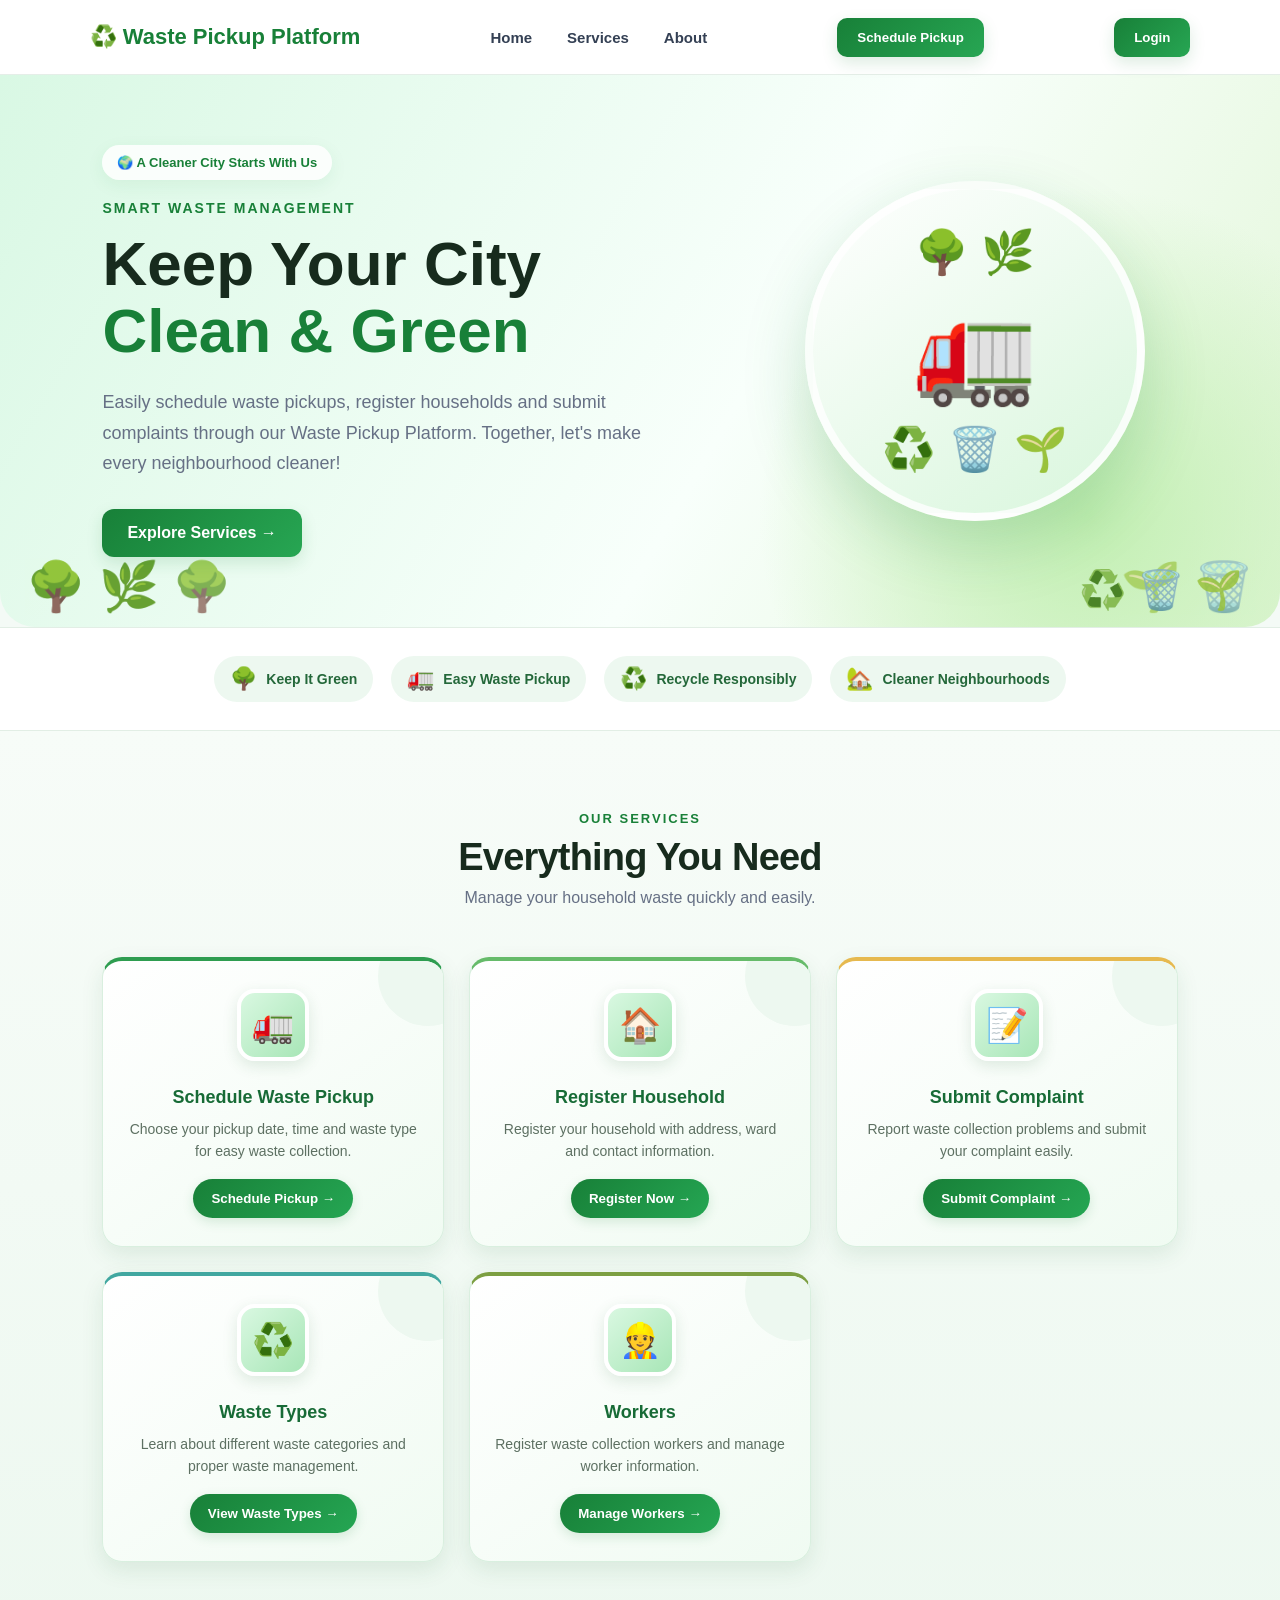
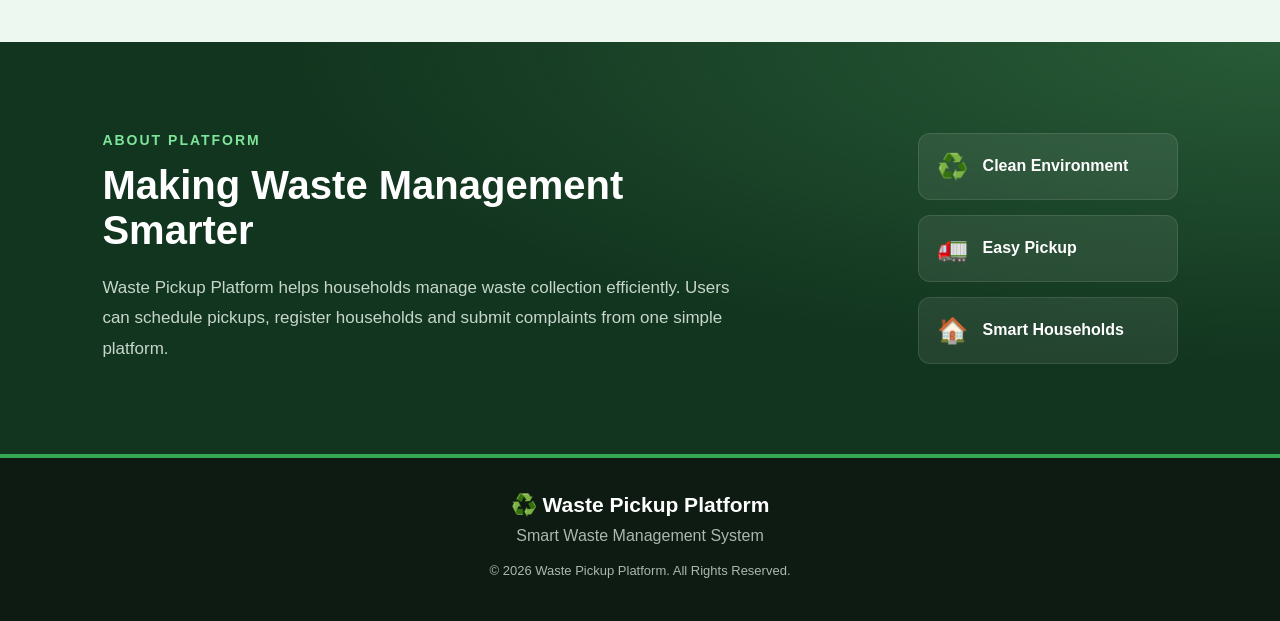
<file: frontend/index.html>
<!DOCTYPE html>
<html lang="en">
<head>
    <meta charset="UTF-8">
    <meta name="viewport" content="width=device-width, initial-scale=1.0">
    <title>Waste Pickup Platform | Clean & Green City</title>
    <link rel="stylesheet" href="style.css">

    <style>
        /* Enhanced homepage design */
        .hero {
            position: relative;
            isolation: isolate;
            min-height: 500px;
            gap: 35px;
            background:
                radial-gradient(circle at 85% 80%, #c2efb2, transparent 28%),
                linear-gradient(120deg, #d9f8e4, #f8fffb 58%, #e2f6d8);
        }

        .hero-content {
            position: relative;
            z-index: 2;
        }

        .hero h1 {
            font-size: clamp(38px, 5vw, 62px);
        }

        .hero-image {
            position: relative;
            flex-shrink: 0;
            width: min(340px, 35vw);
            height: 340px;
            margin-right: 3%;
            border: 8px solid rgba(255,255,255,.8);
            background: linear-gradient(145deg, #ffffff, #d8f6dc);
            box-shadow: 0 25px 65px rgba(24,128,56,.2);
            font-size: 76px;
            display: flex;
            flex-direction: column;
            gap: 8px;
            animation: floatGreen 4s ease-in-out infinite;
        }

        .hero-image .truck-art {
            font-size: 100px;
            line-height: 1.3;
        }

        .hero-image .nature-art {
            font-size: 43px;
        }

        .hero-decor {
            position: absolute;
            z-index: -1;
            font-size: 48px;
            opacity: .65;
            pointer-events: none;
        }

        .hero-tree-left {
            left: 2%;
            bottom: 12px;
        }

        .hero-tree-right {
            right: 2%;
            bottom: 12px;
        }

        .green-note {
            display: inline-flex;
            align-items: center;
            gap: 8px;
            padding: 10px 15px;
            margin-bottom: 20px;
            border-radius: 30px;
            background: #ffffffd9;
            color: #188038;
            font-size: 13px;
            font-weight: 700;
            box-shadow: 0 5px 18px #18803812;
        }

        .services {
            background: linear-gradient(180deg, #f7fcf8, #edf8f0);
        }

        .service-card {
            border-top: 4px solid #39a85a;
        }

        .service-card:nth-child(2) {
            border-top-color: #66bb6a;
        }

        .service-card:nth-child(3) {
            border-top-color: #e6b94f;
        }

        .service-card:nth-child(4) {
            border-top-color: #41a7a0;
        }

        .service-card:nth-child(5) {
            border-top-color: #7c9f42;
        }

        .card-icon {
            background: linear-gradient(135deg, #e3f9e8, #c8f0d1);
        }

        .service-card button,
        .main-btn,
        .header-btn,
        .form-btn {
            background: linear-gradient(135deg, #188038, #27a653);
        }

        .service-card button:hover,
        .main-btn:hover,
        .header-btn:hover,
        .form-btn:hover {
            background: #11652b;
        }

        .eco-strip {
            display: flex;
            flex-wrap: wrap;
            justify-content: center;
            gap: 18px;
            padding: 28px 20px;
            background: #ffffff;
            border-top: 1px solid #e2eee5;
            border-bottom: 1px solid #e2eee5;
        }

        .eco-item {
            display: flex;
            align-items: center;
            gap: 9px;
            padding: 10px 16px;
            border-radius: 30px;
            background: #edf8f0;
            color: #24683a;
            font-weight: 700;
            font-size: 14px;
        }

        .eco-item span {
            font-size: 22px;
        }

        .about {
            background:
                radial-gradient(ellipse at top right, #285b37, transparent 55%),
                #12351f;
        }

        footer {
            border-top: 4px solid #35a853;
        }

        @keyframes floatGreen {
            0%, 100% { transform: translateY(0); }
            50% { transform: translateY(-9px); }
        }

        @media (max-width: 850px) {
            .hero {
                text-align: center;
                flex-direction: column;
                padding: 55px 6% 75px;
            }

            .hero-image {
                width: 230px;
                height: 230px;
                margin: 20px 0 0;
                font-size: 55px;
            }

            .hero-image .truck-art {
                font-size: 72px;
            }

            .hero-image .nature-art {
                font-size: 32px;
            }

            .hero-tree-left,
            .hero-tree-right {
                font-size: 28px;
            }

            .eco-strip {
                gap: 10px;
            }
        }

        @media (prefers-reduced-motion: reduce) {
            .hero-image {
                animation: none;
            }
        }
    </style>
</head>

<body>

    <!-- HEADER -->
    <header class="header">
        <div class="logo">♻️ Waste Pickup Platform</div>

        <nav>
            <a href="#" onclick="showHome(); return false;">Home</a>
            <a href="#services">Services</a>
            <a href="#about">About</a>
        </nav>

        <button class="header-btn" onclick="showSection('scheduleSection')">
            Schedule Pickup
        </button>
        
        <button class="header-btn" onclick="window.location.href='login.html'">
            Login
         </button>

    </header>

    <!-- HERO SECTION -->
    <section class="hero">
        <span class="hero-decor hero-tree-left">🌳 🌿</span>
        <span class="hero-decor hero-tree-right">🌱 🗑️</span>

        <div class="hero-content">
            <div class="green-note">🌍 A Cleaner City Starts With Us</div>

            <p class="small-title">SMART WASTE MANAGEMENT</p>

            <h1>
                Keep Your City
                <span>Clean & Green</span>
            </h1>

            <p>
                Easily schedule waste pickups, register households
                and submit complaints through our Waste Pickup Platform.
                Together, let's make every neighbourhood cleaner!
            </p>

            <button class="main-btn" onclick="scrollToServices()">
                Explore Services →
            </button>
        </div>

        <div class="hero-image" aria-label="Eco-friendly waste collection illustration">
            <div class="nature-art">🌳 🌿</div>
            <div class="truck-art">🚛</div>
            <div class="nature-art">♻️ 🗑️ 🌱</div>
        </div>
    </section>

    <!-- ECO STRIP -->
    <section class="eco-strip" aria-label="Environmental benefits">
        <div class="eco-item"><span>🌳</span> Keep It Green</div>
        <div class="eco-item"><span>🚛</span> Easy Waste Pickup</div>
        <div class="eco-item"><span>♻️</span> Recycle Responsibly</div>
        <div class="eco-item"><span>🏡</span> Cleaner Neighbourhoods</div>
    </section>

    <!-- SERVICES -->
    <section class="services" id="services">
        <div class="section-heading">
            <p>OUR SERVICES</p>
            <h2>Everything You Need</h2>
            <span>Manage your household waste quickly and easily.</span>
        </div>

        <div class="cards">
            <div class="service-card schedule-card">
                <div class="card-icon">🚛</div>
                <h3>Schedule Waste Pickup</h3>
                <p>Choose your pickup date, time and waste type for easy waste collection.</p>
                <button onclick="showSection('scheduleSection')">Schedule Pickup →</button>
            </div>

            <div class="service-card household-card">
                <div class="card-icon">🏠</div>
                <h3>Register Household</h3>
                <p>Register your household with address, ward and contact information.</p>
                <button onclick="showSection('householdSection')">Register Now →</button>
            </div>

            <div class="service-card complaint-card">
                <div class="card-icon">📝</div>
                <h3>Submit Complaint</h3>
                <p>Report waste collection problems and submit your complaint easily.</p>
                <button onclick="showSection('complaintSection')">Submit Complaint →</button>
            </div>

            <div class="service-card waste-card">
                <div class="card-icon">♻️</div>
                <h3>Waste Types</h3>
                <p>Learn about different waste categories and proper waste management.</p>
                <button onclick="showSection('wasteSection')">View Waste Types →</button>
            </div>

            <div class="service-card worker-card">
                <div class="card-icon">👷</div>
                <h3>Workers</h3>
                <p>Register waste collection workers and manage worker information.</p>
                <button onclick="window.location.href='worker.html'">Manage Workers →</button>
            </div>
        </div>
    </section>

    <!-- SCHEDULE FORM -->
    <section class="form-section" id="scheduleSection">
        <div class="form-box">
            <button class="close-btn" onclick="closeSections()">✕</button>
            <div class="form-icon">🚛</div>
            <h2>Schedule Waste Pickup</h2>
            <p class="form-description">Enter your pickup details below.</p>

            <input type="text" id="pickupHousehold" placeholder="Household Name">

            <select id="wasteType">
                <option value="">Select Waste Type</option>
                <option value="Wet Waste">Wet Waste</option>
                <option value="Dry Waste">Dry Waste</option>
                <option value="Plastic Waste">Plastic Waste</option>
                <option value="Electronic Waste">Electronic Waste</option>
            </select>

            <input type="date" id="pickupDate">
            <input type="time" id="pickupTime">

            <button class="form-btn" onclick="schedulePickup()">Schedule Pickup</button>
        </div>
    </section>

    <!-- HOUSEHOLD FORM -->
    <section class="form-section" id="householdSection">
        <div class="form-box">
            <button class="close-btn" onclick="closeSections()">✕</button>
            <div class="form-icon">🏠</div>
            <h2>Register Household</h2>
            <p class="form-description">Enter household details to register.</p>

            <input type="text" id="householdName" placeholder="Household Name">
            <input type="text" id="address" placeholder="Address">
            <input type="text" id="ward" placeholder="Ward">
            <input type="text" id="phone" placeholder="Phone Number">

            <button id="registerBtn" class="form-btn">Register Household</button>
        </div>
    </section>

    <!-- COMPLAINT FORM -->
    <section class="form-section" id="complaintSection">
        <div class="form-box">
            <button class="close-btn" onclick="closeSections()">✕</button>
            <div class="form-icon">📝</div>
            <h2>Submit Complaint</h2>
            <p class="form-description">Tell us about your waste collection problem.</p>

            <input type="text" id="complaintHousehold" placeholder="Household Name">
            <textarea id="complaint" placeholder="Enter your complaint"></textarea>

            <button id="complaintBtn" class="form-btn">Submit Complaint</button>
        </div>
    </section>

    <!-- WASTE TYPES -->
    <section class="form-section" id="wasteSection">
        <div class="form-box waste-box">
            <button class="close-btn" onclick="closeSections()">✕</button>
            <div class="form-icon">♻️</div>
            <h2>Waste Types</h2>
            <p class="form-description">Different types of waste should be separated properly.</p>

            <div class="waste-list">
                <div class="waste-item">
                    <span>🥦</span>
                    <div><strong>Wet Waste</strong><small>Food and organic waste</small></div>
                </div>
                <div class="waste-item">
                    <span>📦</span>
                    <div><strong>Dry Waste</strong><small>Paper, cardboard and other dry materials</small></div>
                </div>
                <div class="waste-item">
                    <span>🧴</span>
                    <div><strong>Plastic Waste</strong><small>Plastic bottles and containers</small></div>
                </div>
                <div class="waste-item">
                    <span>💻</span>
                    <div><strong>Electronic Waste</strong><small>Old electronic devices</small></div>
                </div>
            </div>
        </div>
    </section>

    <!-- ABOUT -->
    <section class="about" id="about">
        <div>
            <p class="small-title">ABOUT PLATFORM</p>
            <h2>Making Waste Management Smarter</h2>
            <p>
                Waste Pickup Platform helps households manage waste collection
                efficiently. Users can schedule pickups, register households
                and submit complaints from one simple platform.
            </p>
        </div>

        <div class="about-box">
            <div><strong>♻️</strong><span>Clean Environment</span></div>
            <div><strong>🚛</strong><span>Easy Pickup</span></div>
            <div><strong>🏠</strong><span>Smart Households</span></div>
        </div>
    </section>

    <!-- FOOTER -->
    <footer>
        <div class="footer-logo">♻️ Waste Pickup Platform</div>
        <p>Smart Waste Management System</p>
        <p class="copyright">© 2026 Waste Pickup Platform. All Rights Reserved.</p>
    </footer>

    <!-- EXISTING JAVASCRIPT -->
    <script src="script.js"></script>

    <!-- PAGE UI JAVASCRIPT -->
    <script>
        function showSection(sectionId) {
            closeSections();

            const section = document.getElementById(sectionId);
            if (section) {
                section.style.display = "flex";
                section.scrollIntoView({
                    behavior: "smooth",
                    block: "center"
                });
            }
        }

        function closeSections() {
            document.querySelectorAll(".form-section").forEach(section => {
                section.style.display = "none";
            });
        }

        function showHome() {
            closeSections();
            window.scrollTo({ top: 0, behavior: "smooth" });
        }

        function scrollToServices() {
            document.getElementById("services").scrollIntoView({
                behavior: "smooth"
            });
        }
    </script>
</body>
</html>
</file>
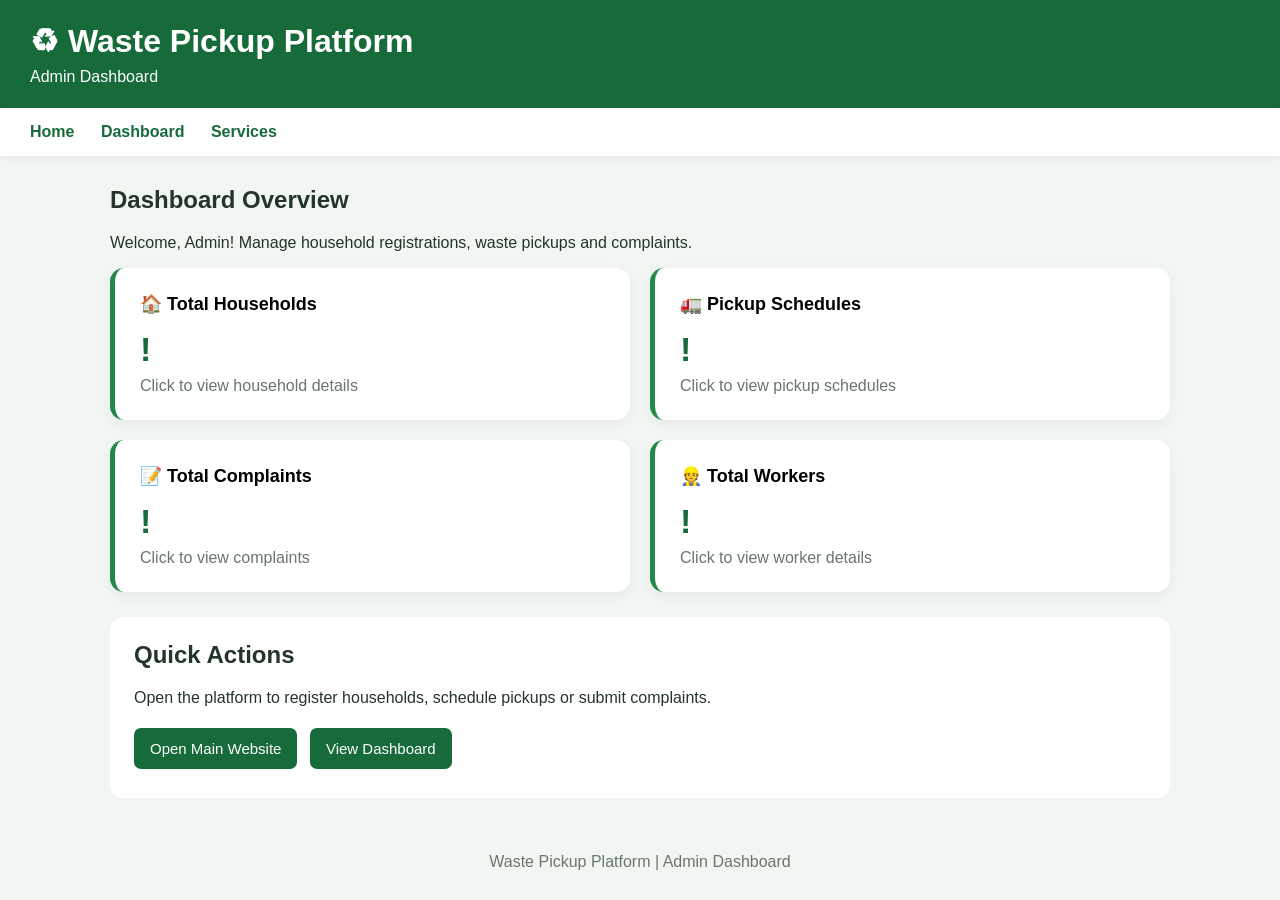
<file: frontend/admin.html>
<!DOCTYPE html>
<html lang="en">
<head>
<meta charset="UTF-8">
<meta name="viewport" content="width=device-width, initial-scale=1.0">
<title>Admin Dashboard - Waste Pickup Platform</title>

<style>
* { box-sizing: border-box; }

body {
    margin: 0;
    font-family: Arial, sans-serif;
    background: #f2f6f3;
    color: #24352a;
}

header {
    background: #176b3a;
    color: white;
    padding: 22px 30px;
}

header h1 { margin: 0 0 8px; }
header p { margin: 0; }

nav {
    background: white;
    padding: 15px 30px;
    box-shadow: 0 2px 6px #00000010;
}

nav a {
    color: #176b3a;
    text-decoration: none;
    font-weight: bold;
    margin-right: 22px;
}

main {
    max-width: 1100px;
    margin: 30px auto;
    padding: 0 20px;
}

.cards {
    display: grid;
    grid-template-columns: repeat(2, minmax(0, 1fr));
    gap: 20px;
}

.card {
    background: white;
    padding: 25px;
    border-radius: 14px;
    box-shadow: 0 4px 14px #0000000d;
    border: none;
    border-left: 5px solid #23864b;
    text-align: left;
    font: inherit;
    cursor: pointer;
    width: 100%;
}

.card:hover, .card:focus-visible {
    box-shadow: 0 5px 18px #176b3a30;
    outline: 2px solid #23864b;
}

.card h2 {
    font-size: 18px;
    margin: 0 0 15px;
}

.number {
    font-size: 34px;
    font-weight: bold;
    color: #176b3a;
}

.description {
    color: #68766c;
    margin-top: 8px;
}

.section {
    background: white;
    margin-top: 25px;
    padding: 24px;
    border-radius: 14px;
}

.section h2 { margin-top: 0; }

.action, .refresh {
    display: inline-block;
    margin: 5px 8px 5px 0;
    padding: 12px 16px;
    background: #176b3a;
    color: white;
    text-decoration: none;
    border: none;
    border-radius: 7px;
    cursor: pointer;
    font-size: 15px;
}

.detail-panel {
    display: none;
    margin-top: 25px;
    padding: 24px;
    background: white;
    border-radius: 14px;
    box-shadow: 0 4px 14px #0000000d;
}

.table-wrap { overflow-x: auto; }

table {
    width: 100%;
    border-collapse: collapse;
    min-width: 500px;
}

th, td {
    padding: 12px;
    text-align: left;
    border-bottom: 1px solid #e0e6e1;
}

th { background: #e5f2e9; }

footer {
    text-align: center;
    padding: 25px;
    color: #68766c;
}

@media (max-width: 600px) {
    .cards { grid-template-columns: 1fr; }
    header { padding: 20px; }
    nav a { display: inline-block; margin: 5px 12px 5px 0; }
}
</style>
</head>

<body>

<header>
    <h1>♻ Waste Pickup Platform</h1>
    <p>Admin Dashboard</p>
</header>

<nav>
    <a href="index.html">Home</a>
    <a href="#overview">Dashboard</a>
    <a href="#services">Services</a>
</nav>

<main>
    <section id="overview">
        <h2>Dashboard Overview</h2>
        <p>Welcome, Admin! Manage household registrations, waste pickups and complaints.</p>

        <div class="cards">
            <button class="card" data-type="households">
                <h2>🏠 Total Households</h2>
                <div class="number" id="householdCount">--</div>
                <div class="description">Click to view household details</div>
            </button>

            <button class="card" data-type="pickups">
                <h2>🚛 Pickup Schedules</h2>
                <div class="number" id="pickupCount">--</div>
                <div class="description">Click to view pickup schedules</div>
            </button>

            <button class="card" data-type="complaints">
                <h2>📝 Total Complaints</h2>
                <div class="number" id="complaintCount">--</div>
                <div class="description">Click to view complaints</div>
            </button>

            <button class="card" data-type="workers">
                <h2>👷 Total Workers</h2>
                <div class="number" id="workerCount">--</div>
                <div class="description">Click to view worker details</div>
            </button>
        </div>
    </section>

    <section class="detail-panel" id="detailPanel">
        <h2 id="detailTitle">Details</h2>
        <button class="refresh" id="refreshDetails">↻ Refresh Data</button>
        <div id="detailContent">Loading...</div>
    </section>

    <section class="section" id="services">
        <h2>Quick Actions</h2>
        <p>Open the platform to register households, schedule pickups or submit complaints.</p>
        <a class="action" href="index.html">Open Main Website</a>
        <a class="action" href="#overview">View Dashboard</a>
    </section>
</main>

<footer>Waste Pickup Platform | Admin Dashboard</footer>

<script>
const API = "http://localhost:5000/api";

const resources = {
    households: {
        url: "/households",
        countId: "householdCount",
        title: "🏠 Household Details",
        fields: [
            ["name", "Household Name"],
            ["address", "Address"],
            ["ward", "Ward"],
            ["phone", "Phone"]
        ]
    },
    pickups: {
        url: "/pickups",
        countId: "pickupCount",
        title: "🚛 Pickup Schedules",
        fields: [
            ["household.name", "Household"],
            ["household.address", "Address"],
            ["household.ward", "Ward"],
            ["pickupDate", "Pickup Date"],
            ["status", "Status"]
        ]
    },
    complaints: {
        url: "/complaints",
        countId: "complaintCount",
        title: "📝 Complaint Details",
        fields: [
            ["household.name", "Household"],
            ["complaint", "Complaint"],
            ["status", "Status"]
        ]
    },
    workers: {
        url: "/workers",
        countId: "workerCount",
        title: "👷 Worker Details",
        fields: [
            ["name", "Worker Name"],
            ["phone", "Phone"],
            ["ward", "Ward"]
        ]
    }
};

let cachedData = {};
let currentType = null;

function getValue(object, path) {
    const value = path.split(".").reduce(
        (item, key) => item == null ? undefined : item[key],
        object
    );

    if (value === undefined || value === null || value === "") {
        return "";
    }

    if (path === "pickupDate") {
        const date = new Date(value);
        return isNaN(date.getTime()) ? String(value) : date.toLocaleString();
    }

    if (typeof value === "object") {
        return JSON.stringify(value);
    }

    return String(value);
}

async function fetchData(type) {
    const response = await fetch(API + resources[type].url);

    if (!response.ok) {
        throw new Error("API request failed: " + response.status);
    }

    const data = await response.json();

    if (Array.isArray(data)) return data;

    const possibleKey = type;
    if (data && Array.isArray(data[possibleKey])) {
        return data[possibleKey];
    }

    throw new Error("Unexpected API response");
}

async function loadCount(type) {
    const config = resources[type];
    const countElement = document.getElementById(config.countId);

    try {
        const data = await fetchData(type);
        cachedData[type] = data;
        countElement.textContent = data.length;
    } catch (error) {
        countElement.textContent = "!";
        console.error("Could not load " + type, error);
    }
}

function renderTable(type, data) {
    const config = resources[type];
    const content = document.getElementById("detailContent");
    content.replaceChildren();

    if (!data.length) {
        content.textContent = "No records found.";
        return;
    }

    const wrapper = document.createElement("div");
    wrapper.className = "table-wrap";

    const table = document.createElement("table");
    const thead = document.createElement("thead");
    const headerRow = document.createElement("tr");

    config.fields.forEach(([key, label]) => {
        const th = document.createElement("th");
        th.textContent = label;
        headerRow.appendChild(th);
    });

    thead.appendChild(headerRow);
    table.appendChild(thead);

    const tbody = document.createElement("tbody");

    data.forEach(item => {
        const row = document.createElement("tr");

        config.fields.forEach(([key]) => {
            const cell = document.createElement("td");
            cell.textContent = getValue(item, key);
            row.appendChild(cell);
        });

        tbody.appendChild(row);
    });

    table.appendChild(tbody);
    wrapper.appendChild(table);
    content.appendChild(wrapper);
}

async function showDetails(type) {
    currentType = type;

    const panel = document.getElementById("detailPanel");
    const title = document.getElementById("detailTitle");
    const content = document.getElementById("detailContent");

    title.textContent = resources[type].title;
    panel.style.display = "block";
    content.textContent = "Loading details...";

    panel.scrollIntoView({ behavior: "smooth", block: "start" });

    try {
        const data = await fetchData(type);
        cachedData[type] = data;
        document.getElementById(resources[type].countId).textContent = data.length;
        renderTable(type, data);
    } catch (error) {
        content.textContent =
            "Could not load details. Check that the backend is running and this API route is available.";
        console.error(error);
    }
}

document.querySelectorAll(".card").forEach(card => {
    card.addEventListener("click", () => showDetails(card.dataset.type));
});

document.getElementById("refreshDetails").addEventListener("click", async () => {
    for (const type of Object.keys(resources)) {
        await loadCount(type);
    }

    if (currentType) {
        await showDetails(currentType);
    }
});

async function loadAllCounts() {
    for (const type of Object.keys(resources)) {
        await loadCount(type);
    }
}

loadAllCounts();
</script>

</body>
</html>
</file>
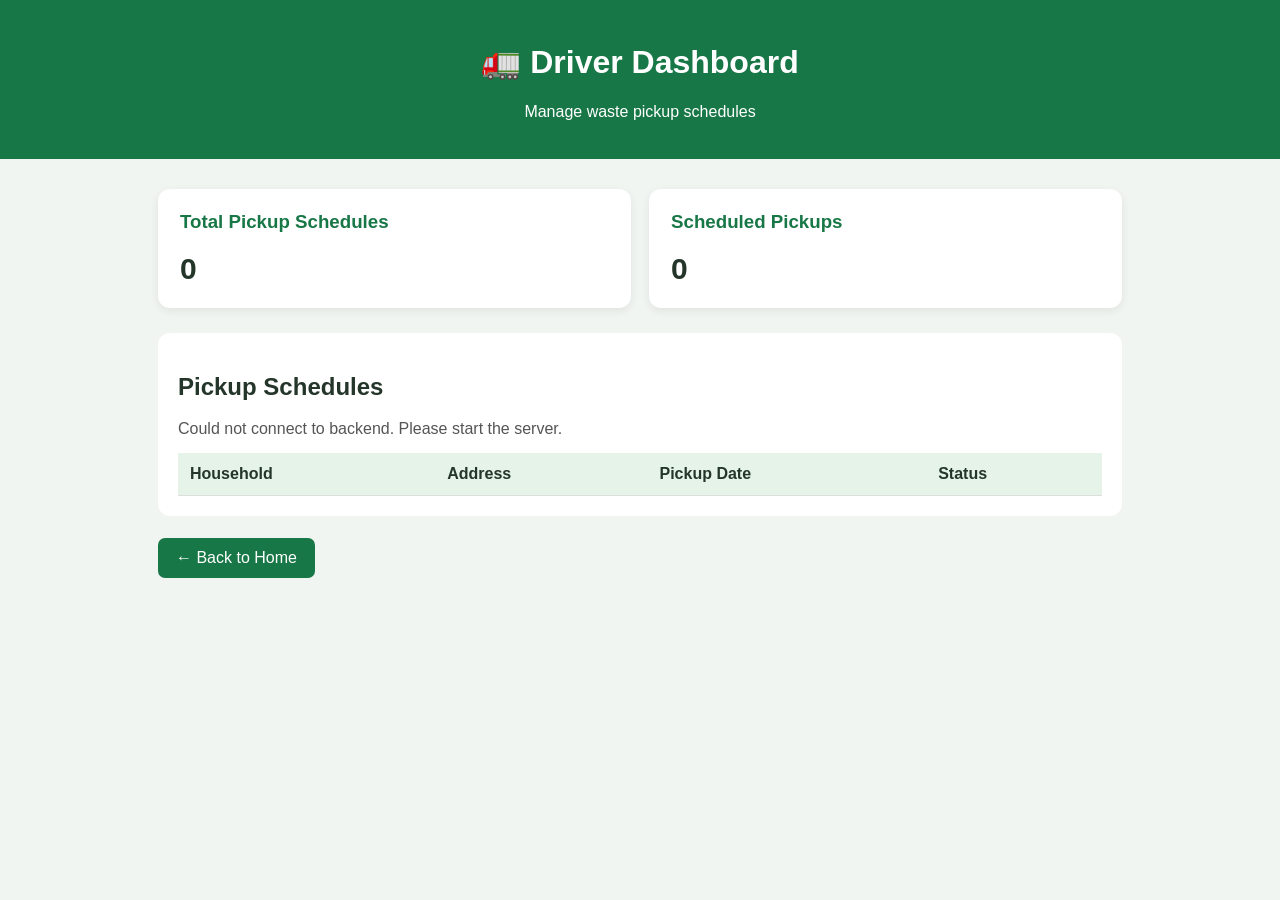
<file: frontend/driver-dashboard.html>
<!DOCTYPE html>
<html lang="en">
<head>
  <meta charset="UTF-8">
  <meta name="viewport" content="width=device-width, initial-scale=1.0">
  <title>Driver Dashboard</title>

  <style>
    * {
      box-sizing: border-box;
    }

    body {
      margin: 0;
      font-family: Arial, sans-serif;
      background: #f0f5f1;
      color: #24352a;
    }

    header {
      background: #187746;
      color: white;
      padding: 22px;
      text-align: center;
    }

    .container {
      max-width: 1000px;
      margin: 30px auto;
      padding: 0 18px;
    }

    .summary {
      display: grid;
      grid-template-columns: repeat(auto-fit, minmax(200px, 1fr));
      gap: 18px;
      margin-bottom: 25px;
    }

    .card {
      background: white;
      padding: 22px;
      border-radius: 12px;
      box-shadow: 0 3px 10px #00000012;
    }

    .card h3 {
      margin-top: 0;
      color: #187746;
    }

    .number {
      font-size: 30px;
      font-weight: bold;
    }

    .table-box {
      background: white;
      padding: 20px;
      border-radius: 12px;
      overflow-x: auto;
    }

    table {
      width: 100%;
      border-collapse: collapse;
      min-width: 500px;
    }

    th, td {
      padding: 12px;
      border-bottom: 1px solid #ddd;
      text-align: left;
    }

    th {
      background: #e5f3e9;
    }

    .back {
      display: inline-block;
      margin-top: 22px;
      padding: 11px 18px;
      background: #187746;
      color: white;
      text-decoration: none;
      border-radius: 7px;
    }

    #message {
      color: #555;
      margin: 15px 0;
    }
  </style>
</head>

<body>
  <header>
    <h1>🚛 Driver Dashboard</h1>
    <p>Manage waste pickup schedules</p>
  </header>

  <main class="container">
    <div class="summary">
      <div class="card">
        <h3>Total Pickup Schedules</h3>
        <div class="number" id="totalPickups">0</div>
      </div>

      <div class="card">
        <h3>Scheduled Pickups</h3>
        <div class="number" id="scheduledPickups">0</div>
      </div>
    </div>

    <section class="table-box">
      <h2>Pickup Schedules</h2>
      <p id="message">Loading pickup schedules...</p>

      <table>
        <thead>
          <tr>
            <th>Household</th>
            <th>Address</th>
            <th>Pickup Date</th>
            <th>Status</th>
          </tr>
        </thead>
        <tbody id="pickupTable"></tbody>
      </table>
    </section>

    <a class="back" href="index.html">← Back to Home</a>
  </main>

  <script>
    async function loadPickups() {
      const message = document.getElementById("message");
      const table = document.getElementById("pickupTable");

      try {
        const response = await fetch(
          "http://localhost:5000/api/pickups"
        );

        if (!response.ok) {
          throw new Error("Could not load pickup schedules");
        }

        const pickups = await response.json();

        document.getElementById("totalPickups").textContent =
          pickups.length;

        document.getElementById("scheduledPickups").textContent =
          pickups.filter(p => p.status === "Scheduled").length;

        table.replaceChildren();

        if (pickups.length === 0) {
          message.textContent = "No pickup schedules found.";
          return;
        }

        message.textContent = "";

        pickups.forEach(pickup => {
          const row = document.createElement("tr");

          const household = pickup.household || {};

          const values = [
            household.name || "Unknown",
            household.address || "Not available",
            pickup.pickupDate
              ? new Date(pickup.pickupDate).toLocaleDateString()
              : "Not available",
            pickup.status || "Scheduled"
          ];

          values.forEach(value => {
            const cell = document.createElement("td");
            cell.textContent = value;
            row.appendChild(cell);
          });

          table.appendChild(row);
        });
      } catch (error) {
        message.textContent =
          "Could not connect to backend. Please start the server.";
        console.error(error);
      }
    }

    loadPickups();
  </script>
</body>
</html>
</file>
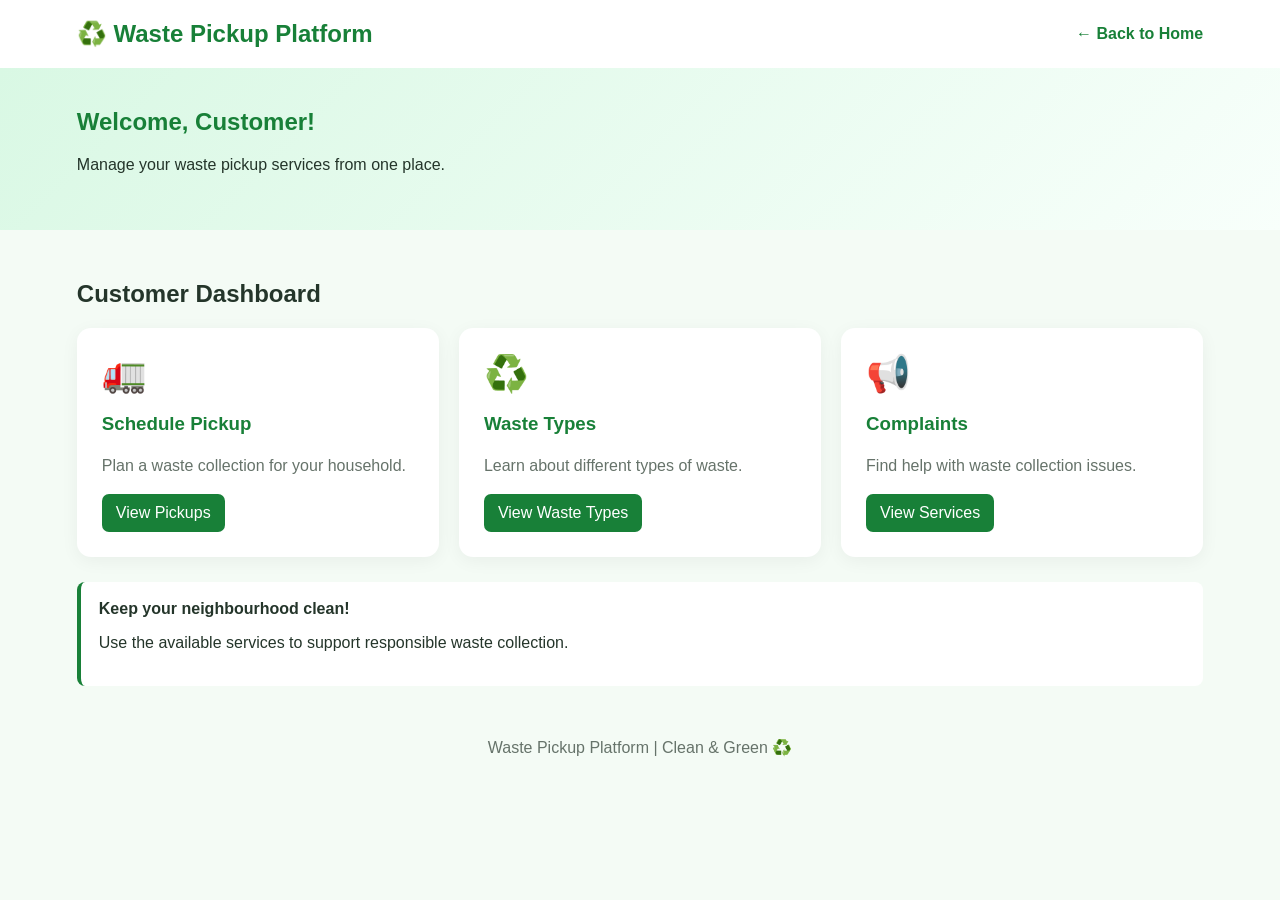
<file: frontend/home.html>
<!DOCTYPE html>
<html lang="en">
<head>
    <meta charset="UTF-8">
    <meta name="viewport" content="width=device-width, initial-scale=1.0">
    <title>Customer Dashboard | Waste Pickup Platform</title>

    <style>
        * {
            box-sizing: border-box;
        }

        body {
            margin: 0;
            font-family: Arial, sans-serif;
            background: #f4fbf5;
            color: #24352a;
        }

        header {
            background: white;
            padding: 20px 6%;
            display: flex;
            justify-content: space-between;
            align-items: center;
            gap: 15px;
            flex-wrap: wrap;
            box-shadow: 0 2px 10px #00000010;
        }

        header h2 {
            color: #188038;
            margin: 0;
        }

        header a {
            color: #188038;
            text-decoration: none;
            font-weight: bold;
        }

        .welcome {
            padding: 40px 6%;
            background: linear-gradient(135deg, #d9f8e4, #f8fffb);
        }

        .welcome h1 {
            color: #188038;
            margin-top: 0;
        }

        .container {
            padding: 30px 6%;
        }

        .cards {
            display: grid;
            grid-template-columns: repeat(auto-fit, minmax(220px, 1fr));
            gap: 20px;
        }

        .card {
            background: white;
            padding: 25px;
            border-radius: 14px;
            box-shadow: 0 4px 18px #0000000d;
        }

        .card .icon {
            font-size: 36px;
        }

        .card h3 {
            color: #188038;
        }

        .card p {
            color: #66736a;
            line-height: 1.5;
        }

        .card a {
            display: inline-block;
            padding: 10px 14px;
            background: #188038;
            color: white;
            text-decoration: none;
            border-radius: 7px;
        }

        .notice {
            margin-top: 25px;
            padding: 18px;
            background: white;
            border-left: 4px solid #188038;
            border-radius: 8px;
        }

        footer {
            padding: 22px;
            text-align: center;
            color: #66736a;
        }
    </style>
</head>

<body>
    <header>
        <h2>♻️ Waste Pickup Platform</h2>
        <a href="index.html">← Back to Home</a>
    </header>

    <section class="welcome">
        <h1>Welcome, Customer!</h1>
        <p>Manage your waste pickup services from one place.</p>
    </section>

    <main class="container">
        <h2>Customer Dashboard</h2>

        <div class="cards">
            <div class="card">
                <div class="icon">🚛</div>
                <h3>Schedule Pickup</h3>
                <p>Plan a waste collection for your household.</p>
                <a href="pickup-list.html">View Pickups</a>
            </div>

            <div class="card">
                <div class="icon">♻️</div>
                <h3>Waste Types</h3>
                <p>Learn about different types of waste.</p>
                <a href="waste-types.html">View Waste Types</a>
            </div>

            <div class="card">
                <div class="icon">📢</div>
                <h3>Complaints</h3>
                <p>Find help with waste collection issues.</p>
                <a href="index.html#services">View Services</a>
            </div>
        </div>

        <div class="notice">
            <strong>Keep your neighbourhood clean!</strong>
            <p>Use the available services to support responsible waste collection.</p>
        </div>
    </main>

    <footer>
        Waste Pickup Platform | Clean & Green ♻️
    </footer>
</body>
</html>
</file>
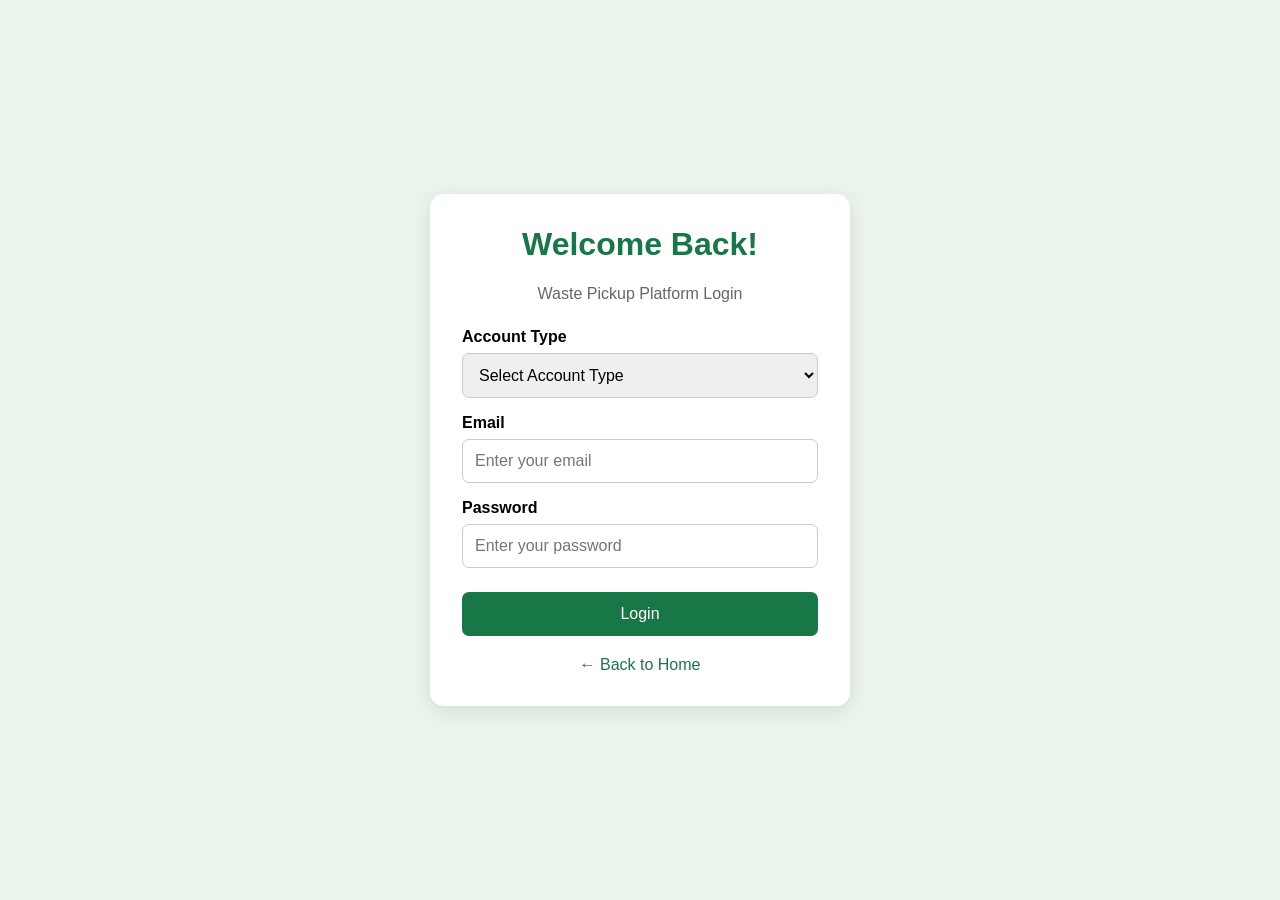
<file: frontend/login.html>
<!DOCTYPE html>
<html lang="en">
<head>
  <meta charset="UTF-8">
  <meta name="viewport" content="width=device-width, initial-scale=1.0">
  <title>Login - Waste Pickup Platform</title>

  <style>
    * {
      box-sizing: border-box;
    }

    body {
      margin: 0;
      font-family: Arial, sans-serif;
      background: #eaf4ed;
      min-height: 100vh;
      display: flex;
      justify-content: center;
      align-items: center;
      padding: 20px;
    }

    .login-box {
      background: white;
      width: 100%;
      max-width: 420px;
      padding: 32px;
      border-radius: 14px;
      box-shadow: 0 5px 20px #00000018;
    }

    h1 {
      color: #187746;
      text-align: center;
      margin-top: 0;
    }

    .subtitle {
      text-align: center;
      color: #666;
      margin-bottom: 25px;
    }

    label {
      display: block;
      margin-top: 16px;
      margin-bottom: 7px;
      font-weight: bold;
    }

    input, select {
      width: 100%;
      padding: 12px;
      border: 1px solid #ccc;
      border-radius: 7px;
      font-size: 16px;
    }

    button {
      width: 100%;
      margin-top: 24px;
      padding: 13px;
      background: #187746;
      color: white;
      border: none;
      border-radius: 7px;
      font-size: 16px;
      cursor: pointer;
    }

    button:hover {
      background: #105c35;
    }

    .back-link {
      display: block;
      margin-top: 20px;
      text-align: center;
      color: #187746;
      text-decoration: none;
    }

    #message {
      margin-top: 14px;
      text-align: center;
      color: #b42318;
    }
  </style>
</head>

<body>
  <div class="login-box">
    <h1>Welcome Back!</h1>
    <p class="subtitle">Waste Pickup Platform Login</p>

    <form id="loginForm">
      <label for="accountType">Account Type</label>
      <select id="accountType" required>
        <option value="">Select Account Type</option>
        <option value="Customer">Customer</option>
        <option value="Driver">Driver</option>
        <option value="Admin">Admin</option>
      </select>

      <label for="email">Email</label>
      <input
        type="email"
        id="email"
        placeholder="Enter your email"
        required
      >

      <label for="password">Password</label>
      <input
        type="password"
        id="password"
        placeholder="Enter your password"
        required
      >

      <button type="submit">Login</button>
      <p id="message"></p>
    </form>

    <a class="back-link" href="index.html">← Back to Home</a>
  </div>

  <script>
    document.getElementById("loginForm").addEventListener("submit", function(event) {
      event.preventDefault();

      const accountType = document.getElementById("accountType").value;
      const email = document.getElementById("email").value.trim();
      const password = document.getElementById("password").value;
      const message = document.getElementById("message");

      if (!accountType || !email || !password) {
        message.textContent = "Please fill in all fields.";
        return;
      }

      if (accountType === "Customer") {
        window.location.href = "home.html";
      } else if (accountType === "Driver") {
        window.location.href = "driver-dashboard.html";
      } else if (accountType === "Admin") {
        window.location.href = "admin.html";
      }
    });
  </script>
</body>
</html>
</file>
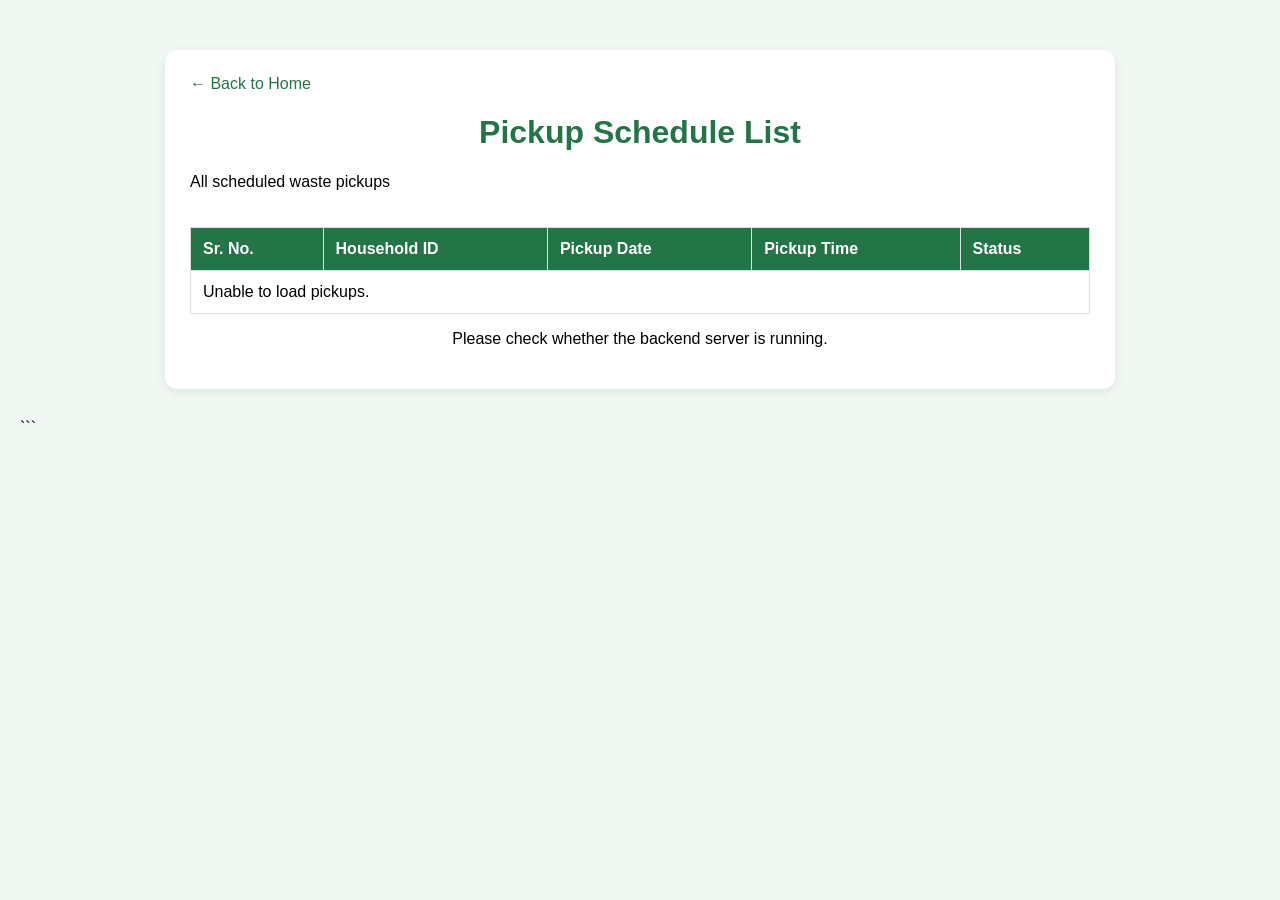
<file: frontend/pickup-list.html>
<!DOCTYPE html>
<html lang="en">
<head>
    <meta charset="UTF-8">
    <meta name="viewport" content="width=device-width, initial-scale=1.0">
    <title>Pickup Schedule List</title>

    <style>
        body {
            font-family: Arial, sans-serif;
            background: #f1f8f4;
            margin: 0;
            padding: 20px;
        }

        .container {
            max-width: 900px;
            margin: 30px auto;
            background: white;
            padding: 25px;
            border-radius: 12px;
            box-shadow: 0 3px 12px #00000015;
        }

        h1 {
            text-align: center;
            color: #237547;
        }

        .back {
            color: #237547;
            text-decoration: none;
        }

        .table-wrapper {
            overflow-x: auto;
        }

        table {
            width: 100%;
            border-collapse: collapse;
            margin-top: 20px;
        }

        th, td {
            padding: 12px;
            border: 1px solid #ddd;
            text-align: left;
        }

        th {
            background: #237547;
            color: white;
        }

        tr:nth-child(even) {
            background: #f1f8f4;
        }

        #message {
            text-align: center;
        }
    </style>
</head>

<body>
    <div class="container">

        <a class="back" href="index.html">← Back to Home</a>

        <h1>Pickup Schedule List</h1>
        <p>All scheduled waste pickups</p>

        <div class="table-wrapper">
            <table>
                <thead>
                    <tr>
                        <th>Sr. No.</th>
                        <th>Household ID</th>
                        <th>Pickup Date</th>
                        <th>Pickup Time</th>
                        <th>Status</th>
                    </tr>
                </thead>

                <tbody id="pickupTable">
                    <tr>
                        <td colspan="5">Loading...</td>
                    </tr>
                </tbody>
            </table>
        </div>

        <p id="message"></p>
    </div>

    <script>
        async function loadPickups() {
            const table = document.getElementById("pickupTable");
            const message = document.getElementById("message");

            try {
                const response = await fetch(
                    "http://localhost:5000/api/pickups"
                );

                if (!response.ok) {
                    throw new Error("Failed to load pickups");
                }

                const pickups = await response.json();

                table.innerHTML = "";
                message.textContent = "";

                if (!Array.isArray(pickups) || pickups.length === 0) {
                    table.innerHTML =
                        '<tr><td colspan="5">No pickup schedules found.</td></tr>';
                    return;
                }

                pickups.forEach((pickup, index) => {
                    const row = document.createElement("tr");

                    const date = pickup.pickupDate
                        ? new Date(pickup.pickupDate)
                        : null;

                    // Household ID chya column madhye household name dakhva
                    let householdName = "Name not found";

                    if (
                        pickup.household &&
                        typeof pickup.household === "object"
                    ) {
                        householdName =
                            pickup.household.name || "Name not found";
                    }

                    const values = [
                        index + 1,
                        householdName,
                        date && !isNaN(date)
                            ? date.toLocaleDateString()
                            : "-",
                        date && !isNaN(date)
                            ? date.toLocaleTimeString([], {
                                hour: "2-digit",
                                minute: "2-digit"
                            })
                            : "-",
                        pickup.status || "-"
                    ];

                    values.forEach(value => {
                        const cell = document.createElement("td");
                        cell.textContent = value;
                        row.appendChild(cell);
                    });

                    table.appendChild(row);
                });

            } catch (error) {
                console.error("Error loading pickups:", error);

                table.innerHTML =
                    '<tr><td colspan="5">Unable to load pickups.</td></tr>';

                message.textContent =
                    "Please check whether the backend server is running.";
            }
        }

        loadPickups();
    </script>
</body>
</html>
```
</file>
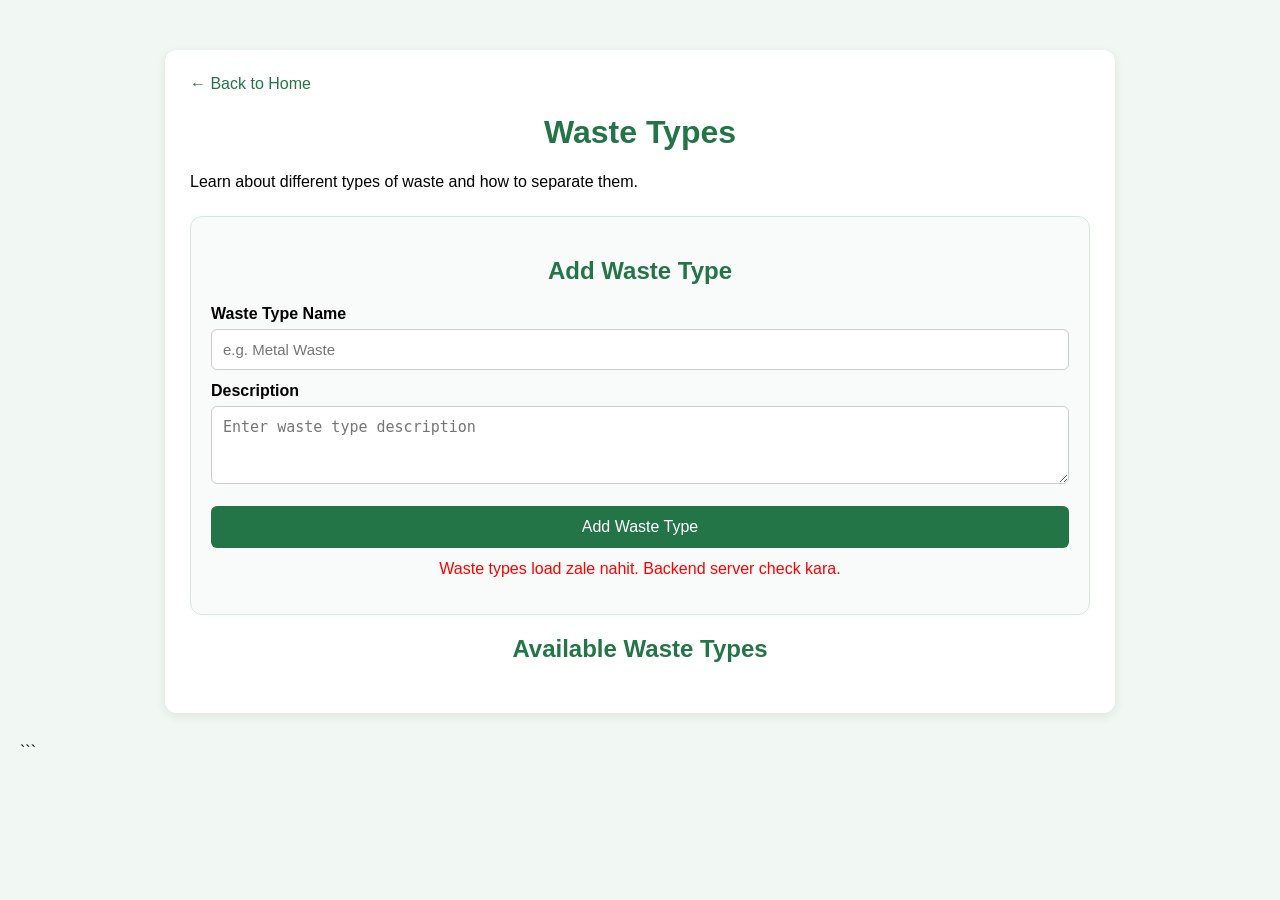
<file: frontend/waste-types.html>
<!DOCTYPE html>
<html lang="en">
<head>
    <meta charset="UTF-8">
    <meta name="viewport" content="width=device-width, initial-scale=1.0">
    <title>Waste Types</title>

    <style>
        body {
            font-family: Arial, sans-serif;
            background: #f1f8f4;
            margin: 0;
            padding: 20px;
        }

        .container {
            max-width: 900px;
            margin: 30px auto;
            background: white;
            padding: 25px;
            border-radius: 12px;
            box-shadow: 0 3px 12px #00000015;
        }

        h1, h2 {
            text-align: center;
            color: #237547;
        }

        .back {
            color: #237547;
            text-decoration: none;
        }

        .form-box {
            background: #f8fbf9;
            border: 1px solid #d5e8dc;
            border-radius: 12px;
            padding: 20px;
            margin-top: 25px;
        }

        .form-box label {
            display: block;
            margin-top: 12px;
            font-weight: bold;
        }

        .form-box input,
        .form-box textarea {
            width: 100%;
            padding: 11px;
            margin-top: 6px;
            border: 1px solid #ccc;
            border-radius: 6px;
            box-sizing: border-box;
            font-size: 15px;
        }

        .form-box button {
            width: 100%;
            margin-top: 18px;
            padding: 12px;
            background: #237547;
            color: white;
            border: none;
            border-radius: 6px;
            font-size: 16px;
            cursor: pointer;
        }

        .form-box button:hover {
            background: #185c35;
        }

        .form-box button:disabled {
            background: #888;
            cursor: not-allowed;
        }

        #message {
            text-align: center;
            margin-top: 12px;
            overflow-wrap: anywhere;
        }

        .waste-list {
            display: grid;
            grid-template-columns: repeat(2, minmax(0, 1fr));
            gap: 20px;
            margin-top: 25px;
        }

        .waste-card {
            background: #f1f8f4;
            border: 1px solid #d5e8dc;
            border-radius: 12px;
            padding: 25px 15px;
            text-align: center;
            box-sizing: border-box;
            overflow-wrap: anywhere;
        }

        .waste-card h2 {
            color: #237547;
            font-size: 21px;
        }

        .waste-card p {
            color: #444;
            line-height: 1.5;
        }

        .icon {
            font-size: 42px;
        }

        @media (max-width: 480px) {
            .container {
                padding: 15px;
                margin: 10px auto;
            }

            .waste-list {
                gap: 10px;
            }

            .waste-card {
                padding: 18px 8px;
            }

            .waste-card h2 {
                font-size: 17px;
            }

            .waste-card p {
                font-size: 13px;
            }
        }
    </style>
</head>

<body>
    <div class="container">

        <a class="back" href="index.html">← Back to Home</a>

        <h1>Waste Types</h1>
        <p>Learn about different types of waste and how to separate them.</p>

        <div class="form-box">
            <h2>Add Waste Type</h2>

            <form id="wasteTypeForm">
                <label for="name">Waste Type Name</label>
                <input
                    type="text"
                    id="name"
                    placeholder="e.g. Metal Waste"
                    required
                >

                <label for="description">Description</label>
                <textarea
                    id="description"
                    rows="3"
                    placeholder="Enter waste type description"
                ></textarea>

                <button type="submit" id="addButton">
                    Add Waste Type
                </button>

                <p id="message" role="status"></p>
            </form>
        </div>

        <h2>Available Waste Types</h2>

        <div class="waste-list" id="wasteList"></div>

    </div>

    <script>
        const API_URL = "http://localhost:5000/api/waste-types";

        const form = document.getElementById("wasteTypeForm");
        const nameInput = document.getElementById("name");
        const descriptionInput = document.getElementById("description");
        const message = document.getElementById("message");
        const wasteList = document.getElementById("wasteList");
        const addButton = document.getElementById("addButton");

        // Waste type sathi card tayar karne
        function createWasteCard(waste) {
            const card = document.createElement("div");
            card.className = "waste-card";

            const icon = document.createElement("div");
            icon.className = "icon";
            icon.textContent = "♻️";

            const title = document.createElement("h2");
            title.textContent = waste.name;

            const description = document.createElement("p");
            description.textContent =
                waste.description || "No description provided.";

            card.appendChild(icon);
            card.appendChild(title);
            card.appendChild(description);

            return card;
        }

        // Database madhun sagle waste types load karne
        async function loadWasteTypes() {
            wasteList.replaceChildren();

            try {
                const response = await fetch(API_URL);

                if (!response.ok) {
                    throw new Error("Could not load waste types.");
                }

                const wasteTypes = await response.json();

                // Database madhye aslele waste types dakhva
                wasteTypes.forEach(function(waste) {
                    wasteList.appendChild(createWasteCard(waste));
                });

            } catch (error) {
                console.error("Loading error:", error);

                message.style.color = "red";
                message.textContent =
                    "Waste types load zale nahit. Backend server check kara.";
            }
        }

        // Navin waste type database madhye save karne
        form.addEventListener("submit", async function(event) {
            event.preventDefault();

            const name = nameInput.value.trim();
            const description = descriptionInput.value.trim();

            if (!name) {
                message.style.color = "red";
                message.textContent = "Please enter a waste type name.";
                return;
            }

            addButton.disabled = true;
            addButton.textContent = "Saving...";
            message.textContent = "";

            try {
                const response = await fetch(API_URL, {
                    method: "POST",
                    headers: {
                        "Content-Type": "application/json"
                    },
                    body: JSON.stringify({
                        name: name,
                        description: description
                    })
                });

                const result = await response.json();

                if (!response.ok) {
                    throw new Error(
                        result.message || "Failed to save waste type."
                    );
                }

                form.reset();

                // Database madhun updated list punha load kara
                await loadWasteTypes();

                message.style.color = "green";
                message.textContent =
                    "Waste type added successfully!";

            } catch (error) {
                console.error("Saving error:", error);

                message.style.color = "red";
                message.textContent =
                    "Error: " + error.message;
            } finally {
                addButton.disabled = false;
                addButton.textContent = "Add Waste Type";
            }
        });

        // Page open zalyavar database madhun data ana
        loadWasteTypes();
    </script>
</body>
</html>
```
</file>
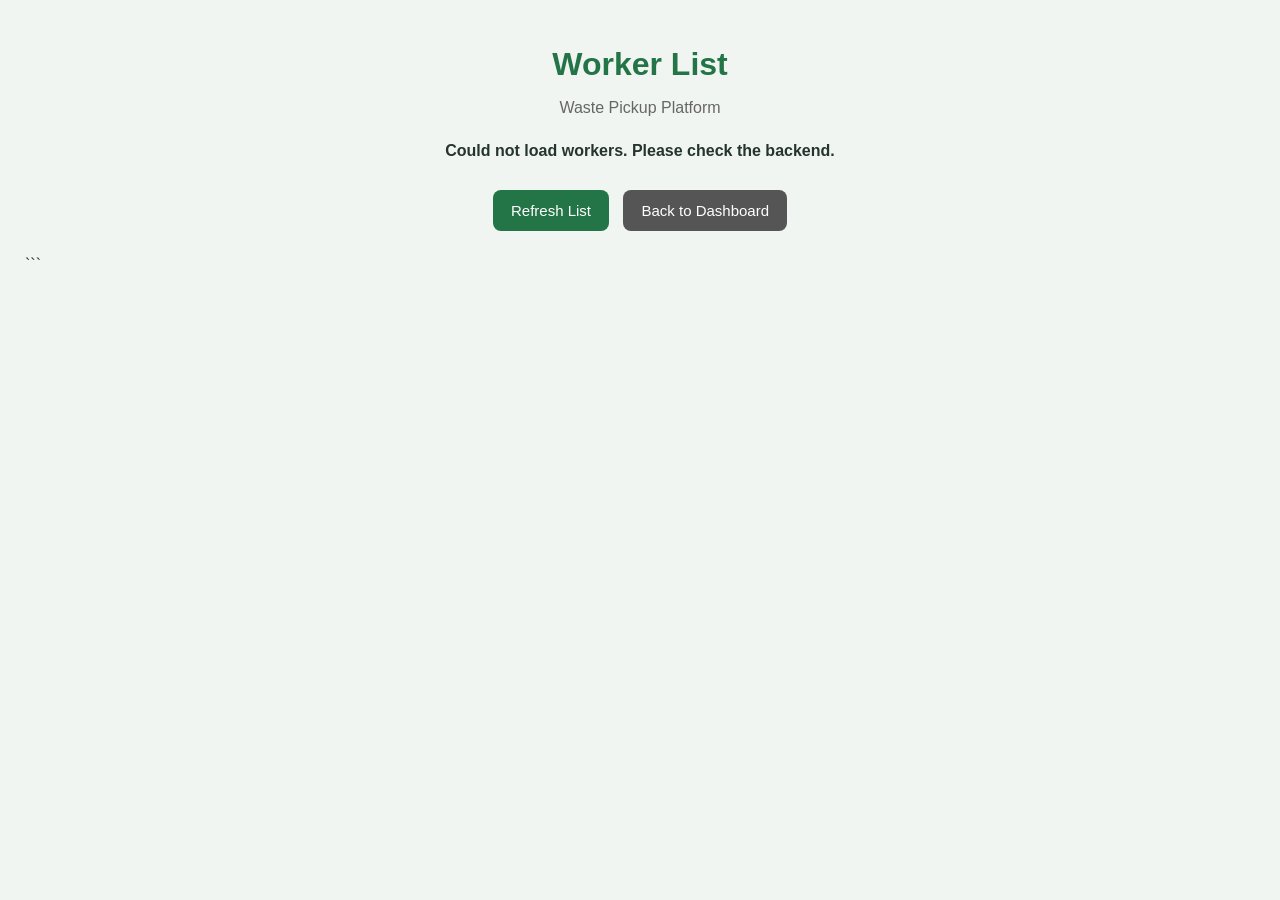
<file: frontend/worker-list.html>
<!DOCTYPE html>
<html lang="en">
<head>
    <meta charset="UTF-8">
    <meta name="viewport" content="width=device-width, initial-scale=1.0">
    <title>Worker List - Waste Pickup Platform</title>

    <style>
        * {
            box-sizing: border-box;
        }

        body {
            margin: 0;
            padding: 25px;
            font-family: Arial, sans-serif;
            background: #f0f5f1;
            color: #26352b;
        }

        .container {
            max-width: 850px;
            margin: 20px auto;
        }

        h1 {
            text-align: center;
            color: #237547;
            margin-bottom: 8px;
        }

        .subtitle {
            text-align: center;
            color: #666;
            margin-bottom: 25px;
        }

        #message {
            text-align: center;
            margin: 15px 0;
            font-weight: bold;
        }

        .worker-card {
            background: white;
            padding: 22px;
            margin-bottom: 18px;
            border-radius: 14px;
            box-shadow: 0 4px 15px #00000012;
            border-left: 5px solid #237547;
        }

        .worker-card h2 {
            color: #237547;
            margin: 0 0 18px;
            font-size: 21px;
        }

        .detail {
            margin: 12px 0;
            padding-bottom: 10px;
            border-bottom: 1px solid #eeeeee;
            overflow-wrap: anywhere;
        }

        .detail:last-child {
            border-bottom: none;
            padding-bottom: 0;
        }

        .label {
            display: block;
            color: #666;
            font-size: 13px;
            margin-bottom: 5px;
        }

        .value {
            font-size: 16px;
            font-weight: bold;
        }

        .actions {
            text-align: center;
            margin-top: 25px;
        }

        button, .back {
            display: inline-block;
            padding: 12px 18px;
            margin: 5px;
            border: none;
            border-radius: 8px;
            background: #237547;
            color: white;
            text-decoration: none;
            cursor: pointer;
            font-size: 15px;
        }

        .back {
            background: #555;
        }

        button:hover {
            background: #185a35;
        }

        .back:hover {
            background: #333;
        }

        @media (max-width: 500px) {
            body {
                padding: 14px;
            }

            .worker-card {
                padding: 18px;
            }
        }
    </style>
</head>

<body>
    <div class="container">
        <h1>Worker List</h1>
        <p class="subtitle">Waste Pickup Platform</p>

        <div id="message">Loading workers...</div>
        <div id="workerList"></div>

        <div class="actions">
            <button onclick="loadWorkers()">Refresh List</button>
            <a class="back" href="admin.html">Back to Dashboard</a>
        </div>
    </div>

    <script>
        async function loadWorkers() {
            const message = document.getElementById("message");
            const list = document.getElementById("workerList");

            message.textContent = "Loading workers...";
            list.replaceChildren();

            try {
                const response = await fetch(
                    "http://localhost:5000/api/workers"
                );

                const workers = await response.json();

                if (!response.ok) {
                    throw new Error(
                        workers.message || "Could not load workers."
                    );
                }

                if (!Array.isArray(workers) || workers.length === 0) {
                    message.textContent = "No workers registered yet.";
                    return;
                }

                workers.forEach((worker, index) => {
                    const card = document.createElement("div");
                    card.className = "worker-card";

                    const heading = document.createElement("h2");
                    heading.textContent = "Worker " + (index + 1);
                    card.appendChild(heading);

                    const details = [
                        ["Worker Name", worker.name],
                        ["Phone Number", worker.phone],
                        ["Ward", worker.ward]
                    ];

                    details.forEach(([labelText, valueText]) => {
                        const detail = document.createElement("div");
                        detail.className = "detail";

                        const label = document.createElement("span");
                        label.className = "label";
                        label.textContent = labelText;

                        const value = document.createElement("span");
                        value.className = "value";
                        value.textContent = valueText || "Not provided";

                        detail.appendChild(label);
                        detail.appendChild(value);
                        card.appendChild(detail);
                    });

                    list.appendChild(card);
                });

                message.textContent = "Total Workers: " + workers.length;

            } catch (error) {
                message.textContent =
                    "Could not load workers. Please check the backend.";
                console.error(error);
            }
        }

        loadWorkers();
    </script>
</body>
</html>
```
</file>
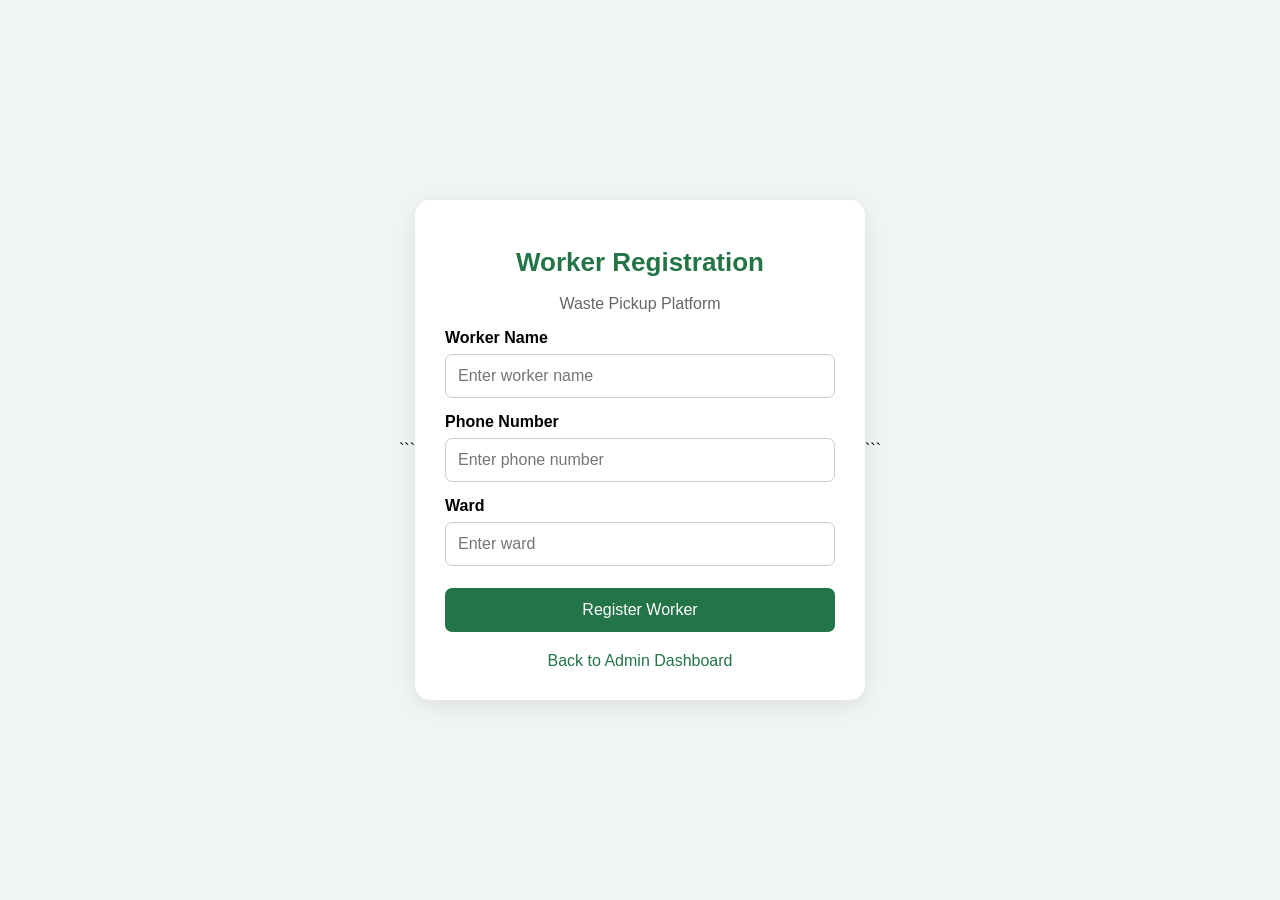
<file: frontend/worker.html>
<!DOCTYPE html>

<html lang="en">
<head>
    <meta charset="UTF-8">
    <meta name="viewport" content="width=device-width, initial-scale=1.0">
    <title>Worker Registration - Waste Pickup Platform</title>

<style>
    * {
        box-sizing: border-box;
    }

    body {
        margin: 0;
        font-family: Arial, sans-serif;
        background: #f0f5f1;
        display: flex;
        justify-content: center;
        align-items: center;
        min-height: 100vh;
        padding: 20px;
    }

    .container {
        width: 100%;
        max-width: 450px;
        background: white;
        padding: 30px;
        border-radius: 15px;
        box-shadow: 0 5px 20px #00000015;
    }

    h1 {
        text-align: center;
        color: #237547;
        font-size: 26px;
    }

    p {
        text-align: center;
        color: #666;
    }

    label {
        display: block;
        margin-top: 15px;
        font-weight: bold;
    }

    input {
        width: 100%;
        padding: 12px;
        margin-top: 7px;
        border: 1px solid #ccc;
        border-radius: 7px;
        font-size: 16px;
    }

    button {
        width: 100%;
        padding: 13px;
        margin-top: 22px;
        background: #237547;
        color: white;
        border: none;
        border-radius: 7px;
        font-size: 16px;
        cursor: pointer;
    }

    button:hover {
        background: #185a35;
    }

    .back {
        display: block;
        text-align: center;
        margin-top: 20px;
        color: #237547;
        text-decoration: none;
    }

    #message {
        margin-top: 15px;
        text-align: center;
        font-weight: bold;
    }
</style>
```

</head>

<body>
    <div class="container">
        <h1>Worker Registration</h1>
        <p>Waste Pickup Platform</p>


    <form id="workerForm">
        <label for="name">Worker Name</label>
        <input type="text" id="name" placeholder="Enter worker name" required>

        <label for="phone">Phone Number</label>
        <input type="tel" id="phone" placeholder="Enter phone number"
               pattern="[0-9]{10}" maxlength="10" required>

        <label for="ward">Ward</label>
        <input type="text" id="ward" placeholder="Enter ward" required>

        <button type="submit">Register Worker</button>
    </form>

    <div id="message"></div>

    <a class="back" href="admin.html">Back to Admin Dashboard</a>
</div>

<script>
    document.getElementById("workerForm").addEventListener("submit", async function(event) {
        event.preventDefault();

        const name = document.getElementById("name").value.trim();
        const phone = document.getElementById("phone").value.trim();
        const ward = document.getElementById("ward").value.trim();
        const message = document.getElementById("message");

        try {
            const response = await fetch("http://localhost:5000/api/workers", {
                method: "POST",
                headers: {
                    "Content-Type": "application/json"
                },
                body: JSON.stringify({ name, phone, ward })
            });

            const data = await response.json();

            if (!response.ok) {
                message.style.color = "red";
                message.textContent = data.message || "Registration failed.";
                return;
            }

            message.style.color = "green";
            message.textContent = "Worker Registered Successfully!";

            document.getElementById("workerForm").reset();
        } catch (error) {
            message.style.color = "red";
            message.textContent = "Backend connection failed. Please check the server.";
        }
    });
</script>
```

</body>
</html>
</file>
<file: frontend/style.css>
* {
    margin: 0;
    padding: 0;
    box-sizing: border-box;
}
html { scroll-behavior: smooth; }
body {
    font-family: Arial, Helvetica, sans-serif;
    background: #f4faf6;
    color: #1d2939;
}

/* HEADER */
.header {
    width: 100%; min-height: 75px; display: flex; align-items: center;
    justify-content: space-between; padding: 0 7%; background: white;
    border-bottom: 1px solid #e5eee8; position: sticky; top: 0; z-index: 1000;
}
.logo { font-size: 22px; font-weight: 800; color: #188038; }
.header nav { display: flex; gap: 35px; }
.header nav a {
    text-decoration: none; color: #344054; font-size: 15px;
    font-weight: 600; transition: color 0.3s;
}
.header nav a:hover { color: #188038; }
.header-btn {
    border: none; background: linear-gradient(135deg, #188038, #25a653);
    color: white; padding: 12px 20px; border-radius: 10px; font-weight: 700;
    cursor: pointer; transition: 0.3s; box-shadow: 0 6px 16px rgba(24,128,56,.15);
}
.header-btn:hover { background: #11652b; transform: translateY(-2px); }

/* HERO */
.hero {
    min-height: 470px; padding: 70px 8%; display: flex; align-items: center;
    justify-content: space-between; position: relative; isolation: isolate;
    overflow: hidden;
    background: radial-gradient(ellipse at 85% 85%, #b9e9a7 0%, transparent 30%),
                linear-gradient(120deg, #d9f8e4, #f4fcff 55%, #e3f6d9);
    border-radius: 0 0 35px 35px;
}
.hero::before {
    content: "🌳  🌿  🌳"; position: absolute; left: 2%; bottom: 12px;
    font-size: clamp(24px, 4vw, 48px); opacity: .75; z-index: -1;
}
.hero::after {
    content: "♻️  🗑️  🌱"; position: absolute; right: 3%; bottom: 15px;
    font-size: clamp(22px, 3vw, 38px); opacity: .85; z-index: -1;
}
.hero-content { max-width: 650px; }
.small-title {
    color: #188038; font-size: 14px; font-weight: 800;
    letter-spacing: 2px; margin-bottom: 15px;
}
.hero h1 { font-size: 58px; line-height: 1.08; color: #172b1d; margin-bottom: 22px; }
.hero h1 span { display: block; color: #188038; }
.hero p:not(.small-title) {
    font-size: 18px; line-height: 1.7; color: #667085;
    max-width: 570px; margin-bottom: 30px;
}
.main-btn {
    border: none; padding: 15px 25px; border-radius: 12px;
    background: linear-gradient(135deg, #188038, #25a653); color: white;
    font-size: 16px; font-weight: 700; cursor: pointer; transition: .3s;
    box-shadow: 0 6px 16px rgba(24,128,56,.15);
}
.main-btn:hover {
    background: #11652b; transform: translateY(-3px);
    box-shadow: 0 10px 25px rgba(24,128,56,.25);
}
.hero-image {
    width: 270px; height: 270px; flex-shrink: 0; border-radius: 50%;
    display: flex; align-items: center; justify-content: center; font-size: 125px;
    background: linear-gradient(145deg, #fff, #d5f5d9);
    border: 7px solid rgba(255,255,255,.8);
    box-shadow: 0 25px 60px rgba(24,128,56,.2); margin-right: 7%;
    transition: transform .35s ease;
}
.hero-image:hover { transform: translateY(-8px) rotate(2deg); }

/* SERVICES */
.services { padding: 80px 8%; }
.section-heading { text-align: center; margin-bottom: 50px; }
.section-heading p {
    color: #188038; font-weight: 800; letter-spacing: 2px;
    font-size: 13px; margin-bottom: 10px;
}
.section-heading h2 { font-size: 38px; letter-spacing: -.8px; margin-bottom: 10px; color: #172b1d; }
.section-heading span { color: #667085; font-size: 16px; }

/* SERVICE CARDS: 3 on first row and 2 on second row on desktop */
.services .cards {
    width: 100%; max-width: 1100px; margin: 0 auto;
    display: grid; grid-template-columns: repeat(3, minmax(0, 1fr)); gap: 25px;
}
.services .service-card {
    min-width: 0; min-height: 290px; padding: 28px 22px;
    display: flex; flex-direction: column; align-items: center;
    justify-content: flex-start; text-align: center; position: relative;
    overflow: hidden; background: linear-gradient(145deg, #fff, #f0fbf2);
    border: 1px solid #d9efdf; border-top: 4px solid #2e9d50;
    border-radius: 20px; box-shadow: 0 8px 22px rgba(28,100,50,.1);
    transition: transform .3s ease, box-shadow .3s ease;
}
.services .service-card::after {
    content: ""; position: absolute; width: 100px; height: 100px;
    border-radius: 50%; right: -35px; top: -35px; background: #edf8f0;
    z-index: 0; pointer-events: none;
}
.services .service-card:hover { transform: translateY(-6px); box-shadow: 0 16px 30px rgba(28,100,50,.18); }
.services .card-icon {
    width: 72px; height: 72px; flex-shrink: 0; display: flex;
    align-items: center; justify-content: center; margin: 0 auto 18px;
    border-radius: 18px; background: linear-gradient(135deg, #d9f8e1, #a8e6b7);
    border: 4px solid white; box-shadow: 0 5px 15px rgba(28,100,50,.13);
    font-size: 34px; position: relative; z-index: 1;
}
.services .service-card h3 {
    color: #176b36; font-size: 18px; margin: 8px 0 10px;
    position: relative; z-index: 1;
}
.services .service-card p {
    color: #5d7062; font-size: 14px; line-height: 1.6; margin-bottom: 12px;
    position: relative; z-index: 1;
}
.services .service-card button {
    border: none; border-radius: 25px; padding: 12px 18px; margin-top: auto;
    background: linear-gradient(135deg, #188038, #25a653); color: white;
    font-weight: 700; cursor: pointer; box-shadow: 0 4px 12px rgba(24,128,56,.15);
    transition: transform .2s ease, background .2s ease; position: relative; z-index: 1;
}
.services .service-card button:hover { background: #11652b; transform: translateY(-2px); }

/* FORM SECTIONS */
.form-section {
    display: none; min-height: 100vh; padding: 70px 20px;
    align-items: center; justify-content: center;
    background: linear-gradient(135deg, #eaf8ef, #fff);
}
.form-box {
    width: 100%; max-width: 500px; background: white; padding: 45px;
    border-radius: 25px; box-shadow: 0 25px 70px rgba(30,70,45,.15);
    position: relative; text-align: center;
}
.form-icon {
    width: 75px; height: 75px; margin: 0 auto 20px; border-radius: 20px;
    display: flex; align-items: center; justify-content: center;
    background: #edf8f0; font-size: 36px;
}
.form-box h2 { font-size: 30px; margin-bottom: 8px; color: #172b1d; }
.form-description { color: #667085; margin-bottom: 25px; line-height: 1.5; }
.form-box input, .form-box select, .form-box textarea {
    width: 100%; padding: 14px 16px; margin-bottom: 15px;
    border: 1px solid #d0d5dd; border-radius: 10px; font-size: 15px;
    outline: none; background: white;
}
.form-box input:focus, .form-box select:focus, .form-box textarea:focus {
    border-color: #188038; box-shadow: 0 0 0 3px rgba(24,128,56,.1);
}
.form-box textarea { height: 120px; resize: vertical; }
.form-btn {
    width: 100%; border: none; background: linear-gradient(135deg, #188038, #25a653);
    color: white; padding: 15px; border-radius: 10px; font-size: 16px;
    font-weight: 700; cursor: pointer; transition: .3s;
}
.form-btn:hover { background: #11652b; transform: translateY(-2px); }
.close-btn {
    position: absolute; right: 20px; top: 20px; width: 35px; height: 35px;
    border: none; border-radius: 50%; background: #f1f4f2; color: #344054;
    cursor: pointer; font-size: 17px;
}
.close-btn:hover { background: #e3e9e5; }

/* WASTE LIST */
.waste-list { text-align: left; }
.waste-item {
    display: flex; align-items: center; gap: 15px; padding: 15px;
    margin-bottom: 12px; background: #f7faf8; border-radius: 12px;
    border: 1px solid #e6eee8;
}
.waste-item > span { font-size: 28px; }
.waste-item strong { display: block; color: #172b1d; margin-bottom: 4px; }
.waste-item small { color: #667085; }

/* ABOUT */
.about {
    padding: 90px 8%; color: white; display: flex; align-items: center;
    justify-content: space-between; gap: 60px;
    background: radial-gradient(ellipse at top right, #285b37, transparent 55%), #12351f;
}
.about > div:first-child { max-width: 650px; }
.about .small-title { color: #7ee49a; }
.about h2 { font-size: 40px; margin-bottom: 20px; }
.about p:not(.small-title) { color: #c7d6cc; line-height: 1.8; font-size: 17px; }
.about-box { display: flex; flex-direction: column; gap: 15px; min-width: 260px; }
.about-box div {
    padding: 18px; background: rgba(255,255,255,.08);
    border: 1px solid rgba(255,255,255,.1); border-radius: 12px;
    display: flex; gap: 15px; align-items: center;
}
.about-box strong { font-size: 25px; }
.about-box span { font-weight: 600; }

/* FOOTER */
footer {
    background: #0d1b12; color: white; text-align: center;
    padding: 35px 20px; border-top: 4px solid #35a853;
}
.footer-logo { font-size: 21px; font-weight: 800; margin-bottom: 10px; }
footer p { color: #aab9af; margin-bottom: 8px; }
footer .copyright { font-size: 13px; margin-top: 18px; }

/* RESPONSIVE */
@media (max-width: 850px) {
    .header { padding: 0 4%; }
    .header nav { display: none; }
    .hero { text-align: center; flex-direction: column; padding: 60px 6%; }
    .hero h1 { font-size: 42px; }
    .hero-image { width: 200px; height: 200px; font-size: 90px; margin: 40px 0 0; }
    .hero::before { left: 1%; font-size: 23px; }
    .hero::after { right: 1%; font-size: 21px; }
    .services .cards { grid-template-columns: repeat(2, minmax(0, 1fr)); }
    .about { flex-direction: column; text-align: center; }
    .about-box { width: 100%; }
}
@media (max-width: 500px) {
    .header-btn { display: none; }
    .hero h1 { font-size: 35px; }
    .section-heading h2 { font-size: 30px; }
    .services { padding: 55px 5%; }
    .services .cards { grid-template-columns: 1fr; gap: 18px; }
    .services .service-card { padding: 24px 18px; }
    .form-box { padding: 30px 20px; }
    .about { padding: 60px 6%; }
    .about h2 { font-size: 32px; }
}
</file>
